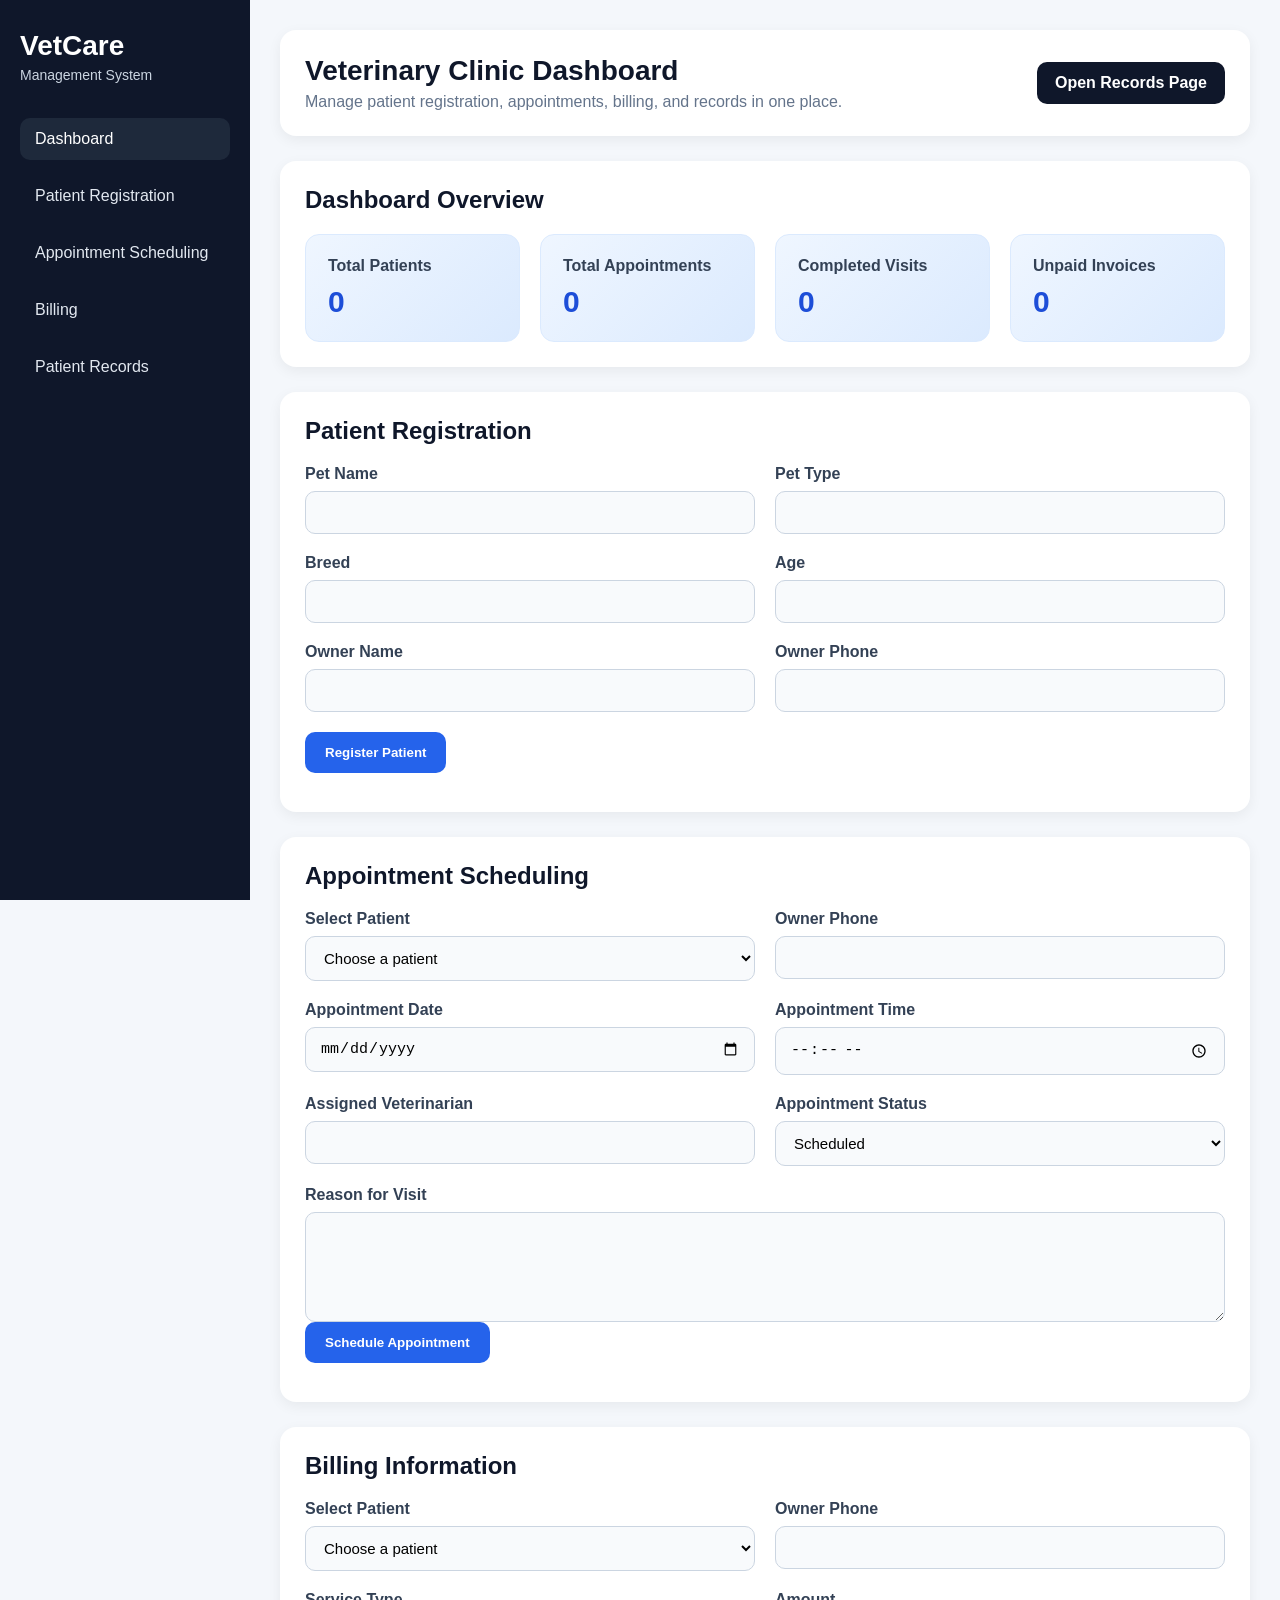
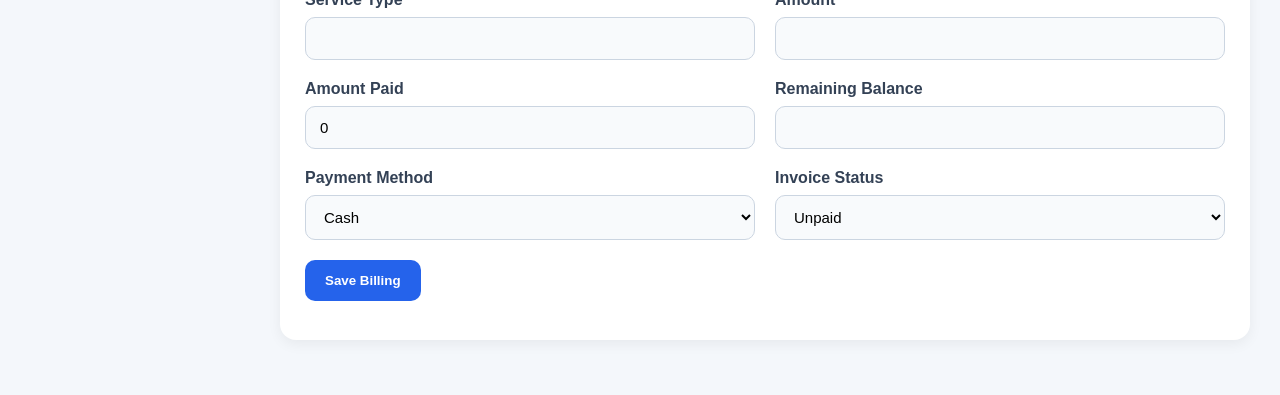
<file: index.html>
<!DOCTYPE html>
<html lang="en">
<head>
  <meta charset="UTF-8" />
  <meta name="viewport" content="width=device-width, initial-scale=1.0" />
  <title>VetCare Management System</title>
  <link rel="stylesheet" href="style.css" />
</head>
<body>
  <div class="container">
    <aside class="sidebar">
      <div class="logo">
        <h2>VetCare</h2>
        <p>Management System</p>
      </div>

      <nav>
        <ul>
          <li><a href="#dashboard" class="active">Dashboard</a></li>
          <li><a href="#pet-registration">Patient Registration</a></li>
          <li><a href="#appointment">Appointment Scheduling</a></li>
          <li><a href="#billing">Billing</a></li>
          <li><a href="./records.html">Patient Records</a></li>
        </ul>
      </nav>
    </aside>

    <main class="main-content">
      <header class="topbar">
        <div>
          <h1>Veterinary Clinic Dashboard</h1>
          <p>Manage patient registration, appointments, billing, and records in one place.</p>
        </div>
        <a class="top-link-btn" href="records.html">Open Records Page</a>
      </header>

      <section id="dashboard" class="section">
        <h2>Dashboard Overview</h2>
        <div class="cards">
          <div class="card">
            <h3>Total Patients</h3>
            <p id="totalPatients">0</p>
          </div>
          <div class="card">
            <h3>Total Appointments</h3>
            <p id="totalAppointments">0</p>
          </div>
          <div class="card">
            <h3>Completed Visits</h3>
            <p id="completedCount">0</p>
          </div>
          <div class="card">
            <h3>Unpaid Invoices</h3>
            <p id="unpaidCount"></p>
          </div>
        </div>
      </section>

      <section id="pet-registration" class="section form-section">
        <h2>Patient Registration</h2>

        <form id="petForm">
          <div class="form-grid">
            <div>
              <label for="petName">Pet Name</label>
              <input type="text" id="petName" name="name" required />
            </div>

            <div>
              <label for="petType">Pet Type</label>
              <input type="text" id="petType" name="species" required />
            </div>

            <div>
              <label for="breed">Breed</label>
              <input type="text" id="breed" />
            </div>

            <div>
              <label for="age">Age</label>
              <input type="number" id="age" min="0" />
            </div>

            <div>
              <label for="ownerName">Owner Name</label>
              <input type="text" id="ownerName" name="owner" required />
            </div>

            <div>
              <label for="ownerPhone">Owner Phone</label>
              <input type="tel" id="ownerPhone" name="phone" required />
            </div>
          </div>

          <button type="submit" class="primary-btn">Register Patient</button>
          <p id="petMessage" class="message"></p>
        </form>
      </section>

      <section id="appointment" class="section form-section">
        <h2>Appointment Scheduling</h2>

        <form id="appointmentForm">
          <div class="form-grid">
            <div>
              <label for="apptPetSelect">Select Patient</label>
              <select id="apptPetSelect" required>
                <option value="">Choose a patient</option>
              </select>
            </div>

            <div>
              <label for="apptOwnerPhone">Owner Phone</label>
              <input type="text" id="apptOwnerPhone" readonly />
            </div>

            <div>
              <label for="apptDate">Appointment Date</label>
              <input type="date" id="apptDate" required />
            </div>

            <div>
                <label for ="appTime">Appointment Time</label>
                <input type="time" id="apptTime" min="06:00" max="19:00" step="1800" required />
            </div>

            <div>
              <label for="doctor">Assigned Veterinarian</label>
              <input type="text" id="doctor" />
            </div>

            <div>
              <label for="apptStatus">Appointment Status</label>
              <select id="apptStatus">
                <option>Scheduled</option>
                <option>Checked In</option>
                <option>Cancelled</option>
                <option>No Show</option>
                <option>In Progress</option>
                <option>Completed</option>
              </select>
            </div>
          </div>

          <div class="full-width">
            <label for="reason">Reason for Visit</label>
            <textarea id="reason" rows="4"></textarea>
          </div>

          <button type="submit" class="primary-btn">Schedule Appointment</button>
          <p id="appointmentMessage" class="message"></p>
        </form>
      </section>


<section id="billing" class="section form-section">
  <h2>Billing Information</h2>

  <form id="billingForm">
    <div class="form-grid">
      <div>
        <label for="billPetSelect">Select Patient</label>
        <select id="billPetSelect" required>
          <option value="">Choose a patient</option>
        </select>
      </div>

      <div>
        <label for="billOwnerPhone">Owner Phone</label>
        <input type="text" id="billOwnerPhone" readonly />
      </div>

      <div>
        <label for="serviceType">Service Type</label>
        <input type="text" id="serviceType" required />
      </div>

            <div>
              <label for="amount">Amount</label>
              <input type="number" id="amount" step="0.01" required />
            </div>

            <div>
              <label for="amountPaid">Amount Paid</label>
              <input type="number" id="amountPaid" step="0.01" value="0" />
            </div>
            
            <div>
              <label for="remainingBalance">Remaining Balance</label>
              <input type="text" id="remainingBalance" readonly />
            </div>
      
            <div>
              <label for="paymentMethod">Payment Method</label>
              <select id="paymentMethod">
                <option>Cash</option>
                <option>Card</option>
                <option>Insurance</option>
              </select>
            </div>

            <div>
              <label for="invoiceStatus">Invoice Status</label>
              <select id="invoiceStatus">
                <option>Unpaid</option>
                <option>Paid</option>
                <option>Partially Paid</option>
                <option>Cancelled</option>
              </select>
            </div>
          </div>

          <button type="submit" class="primary-btn">Save Billing</button>
          <p id="billingMessage" class="message"></p>
        </form>
      </section>
    </main>
  </div>


  <script src="script.js"></script>
</body>
</html>
</file>
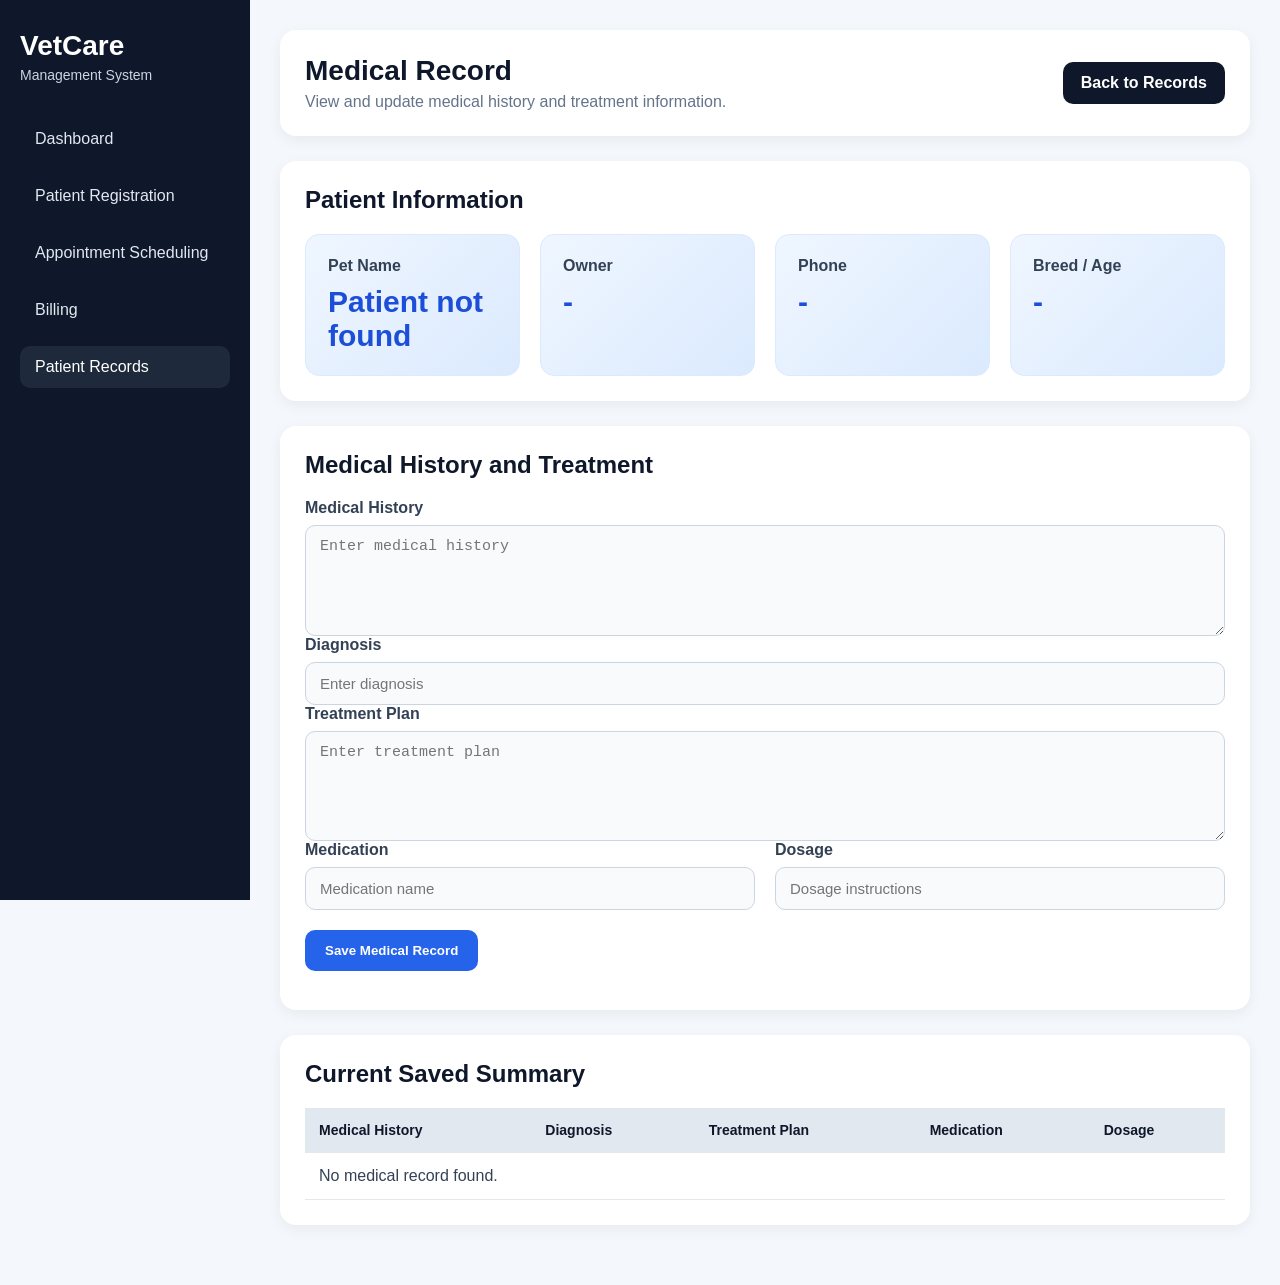
<file: medical.html>
<!DOCTYPE html>
<html lang="en">
<head>
  <meta charset="UTF-8" />
  <meta name="viewport" content="width=device-width, initial-scale=1.0" />
  <title>VetCare Medical Record</title>
  <link rel="stylesheet" href="style.css" />
</head>
<body>
  <div class="container">
    <aside class="sidebar">
      <div class="logo">
        <h2>VetCare</h2>
        <p>Management System</p>
      </div>

      <nav>
        <ul>
          <li><a href="index.html">Dashboard</a></li>
          <li><a href="index.html#pet-registration">Patient Registration</a></li>
          <li><a href="index.html#appointment">Appointment Scheduling</a></li>
          <li><a href="index.html#billing">Billing</a></li>
          <li><a href="records.html" class="active">Patient Records</a></li>
        </ul>
      </nav>
    </aside>

    <main class="main-content">
      <header class="topbar">
        <div>
          <h1>Medical Record</h1>
          <p>View and update medical history and treatment information.</p>
        </div>
        <a class="top-link-btn" href="records.html">Back to Records</a>
      </header>

      <section class="section">
        <h2>Patient Information</h2>
        <div class="cards">
          <div class="card">
            <h3>Pet Name</h3>
            <p id="medicalPetName">-</p>
          </div>
          <div class="card">
            <h3>Owner</h3>
            <p id="medicalOwnerName">-</p>
          </div>
          <div class="card">
            <h3>Phone</h3>
            <p id="medicalOwnerPhone">-</p>
          </div>
          <div class="card">
            <h3>Breed / Age</h3>
            <p id="medicalBreedAge">-</p>
          </div>
        </div>
      </section>

      <section class="section form-section">
        <h2>Medical History and Treatment</h2>

        <form id="medicalForm">
          <div class="full-width">
            <label for="medicalHistory">Medical History</label>
            <textarea id="medicalHistory" rows="5" placeholder="Enter medical history"></textarea>
          </div>

          <div class="full-width">
            <label for="diagnosis">Diagnosis</label>
            <input type="text" id="diagnosis" placeholder="Enter diagnosis" />
          </div>

          <div class="full-width">
            <label for="treatmentPlan">Treatment Plan</label>
            <textarea id="treatmentPlan" rows="4" placeholder="Enter treatment plan"></textarea>
          </div>

          <div class="form-grid">
            <div>
              <label for="medication">Medication</label>
              <input type="text" id="medication" placeholder="Medication name" />
            </div>

            <div>
              <label for="dosage">Dosage</label>
              <input type="text" id="dosage" placeholder="Dosage instructions" />
            </div>
          </div>

          <button type="submit" class="primary-btn">Save Medical Record</button>
          <p id="medicalMessage" class="message"></p>
        </form>
      </section>

      <section class="section">
        <h2>Current Saved Summary</h2>
        <div class="table-wrapper">
          <table>
            <thead>
              <tr>
                <th>Medical History</th>
                <th>Diagnosis</th>
                <th>Treatment Plan</th>
                <th>Medication</th>
                <th>Dosage</th>
              </tr>
            </thead>
            <tbody id="medicalSummaryTable"></tbody>
          </table>
        </div>
      </section>
    </main>
  </div>

  <script src="script.js"></script>
</body>
</html>
</file>
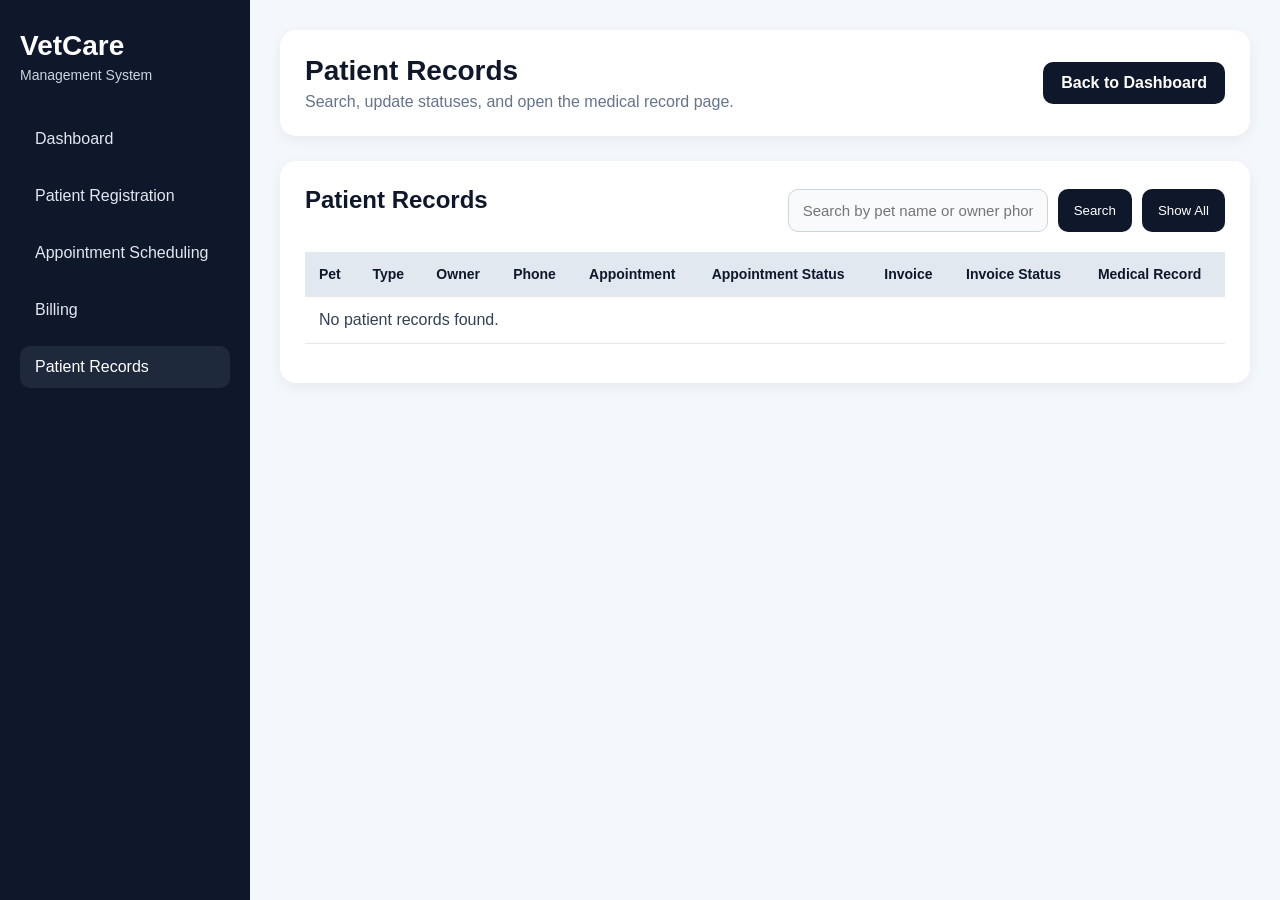
<file: records.html>
<!DOCTYPE html>
<html lang="en">
<head>
  <meta charset="UTF-8" />
  <meta name="viewport" content="width=device-width, initial-scale=1.0" />
  <title>VetCare Records</title>
  <link rel="stylesheet" href="style.css" />
</head>
<body>
  <div class="container">
    <aside class="sidebar">
      <div class="logo">
        <h2>VetCare</h2>
        <p>Management System</p>
      </div>

      <nav>
        <ul>
          <li><a href="index.html">Dashboard</a></li>
          <li><a href="index.html#pet-registration">Patient Registration</a></li>
          <li><a href="index.html#appointment">Appointment Scheduling</a></li>
          <li><a href="index.html#billing">Billing</a></li>
          <li><a href="records.html" class="active">Patient Records</a></li>
        </ul>
      </nav>
    </aside>

    <main class="main-content">
      <header class="topbar">
        <div>
          <h1>Patient Records</h1>
          <p>Search, update statuses, and open the medical record page.</p>
        </div>
        <a class="top-link-btn" href="index.html">Back to Dashboard</a>
      </header>

      <section class="section">
        <div class="records-header">
          <h2>Patient Records</h2>
          <div class="search-box">
            <input
              type="text"
              id="searchInput"
              placeholder="Search by pet name or owner phone number..."
            />
            <button type="button" onclick="searchRecords()">Search</button>
            <button type="button" onclick="showAllRecords()">Show All</button>
          </div>
        </div>

        <div class="table-wrapper">
          <table>
            <thead>
              <tr>
                <th>Pet</th>
                <th>Type</th>
                <th>Owner</th>
                <th>Phone</th>
                <th>Appointment</th>
                <th>Appointment Status</th>
                <th>Invoice</th>
                <th>Invoice Status</th>
                <th>Medical Record</th>
              </tr>
            </thead>
            <tbody id="recordsTable">
            </tbody>
          </table>
        </div>

        <p id="recordMessage" class="message"></p>
      </section>
    </main>
  </div>

  <script src="script.js"></script>
</body>
</html>
</file>
<file: style.css>
* {
  margin: 0;
  padding: 0;
  box-sizing: border-box;
}

html {
  scroll-behavior: smooth;
}

body {
  font-family: "Segoe UI", Tahoma, Geneva, Verdana, sans-serif;
  background: #f4f7fb;
  color: #1f2937;
}

.container {
  display: flex;
  min-height: 100vh;
}

/* Sidebar */
.sidebar {
  width: 250px;
  background: #0f172a;
  color: white;
  padding: 30px 20px;
  position: sticky;
  top: 0;
  height: 100vh;
}

.logo h2 {
  font-size: 28px;
  margin-bottom: 5px;
}

.logo p {
  color: #cbd5e1;
  font-size: 14px;
  margin-bottom: 35px;
}

.sidebar nav ul {
  list-style: none;
}

.sidebar nav ul li {
  margin-bottom: 15px;
}

.sidebar nav ul li a {
  text-decoration: none;
  color: #e2e8f0;
  display: block;
  padding: 12px 15px;
  border-radius: 10px;
  transition: 0.3s;
}

.sidebar nav ul li a:hover,
.sidebar nav ul li a.active {
  background: #1e293b;
  color: #ffffff;
}

/* Main */
.main-content {
  flex: 1;
  padding: 30px;
}

.topbar {
  display: flex;
  justify-content: space-between;
  align-items: center;
  background: white;
  padding: 25px;
  border-radius: 16px;
  margin-bottom: 25px;
  box-shadow: 0 4px 14px rgba(0, 0, 0, 0.06);
  gap: 16px;
}

.topbar h1 {
  font-size: 28px;
  color: #0f172a;
  margin-bottom: 6px;
}

.topbar p {
  color: #64748b;
}

.top-link-btn {
  background: #0f172a;
  color: white;
  text-decoration: none;
  border: none;
  padding: 12px 18px;
  border-radius: 10px;
  cursor: pointer;
  font-weight: 600;
  display: inline-block;
}

.top-link-btn:hover {
  background: #1e293b;
}

/* Sections */
.section {
  background: white;
  padding: 25px;
  border-radius: 16px;
  margin-bottom: 25px;
  box-shadow: 0 4px 14px rgba(0, 0, 0, 0.06);
}

.section h2 {
  margin-bottom: 20px;
  color: #0f172a;
}

/* Cards */
.cards {
  display: grid;
  grid-template-columns: repeat(auto-fit, minmax(200px, 1fr));
  gap: 20px;
}

.card {
  background: linear-gradient(135deg, #eff6ff, #dbeafe);
  padding: 22px;
  border-radius: 14px;
  border: 1px solid #dbeafe;
}

.card h3 {
  font-size: 16px;
  color: #334155;
  margin-bottom: 10px;
}

.card p {
  font-size: 30px;
  font-weight: bold;
  color: #1d4ed8;
}

/* Forms */
.form-grid {
  display: grid;
  grid-template-columns: repeat(2, 1fr);
  gap: 20px;
  margin-bottom: 20px;
}

.form-grid div,
.full-width {
  display: flex;
  flex-direction: column;
}

.full-width {
  grid-column: span 2;
}

label {
  margin-bottom: 8px;
  font-weight: 600;
  color: #334155;
}

input,
select,
textarea {
  padding: 12px 14px;
  border: 1px solid #cbd5e1;
  border-radius: 10px;
  font-size: 15px;
  background: #f8fafc;
  outline: none;
  transition: 0.3s;
}

input:focus,
select:focus,
textarea:focus {
  border-color: #2563eb;
  background: white;
}

textarea {
  resize: vertical;
  min-height: 110px;
}

.primary-btn {
  background: #2563eb;
  color: white;
  border: none;
  padding: 13px 20px;
  border-radius: 10px;
  cursor: pointer;
  font-weight: 600;
}

.primary-btn:hover {
  background: #1d4ed8;
}

.message {
  margin-top: 14px;
  font-weight: 600;
  color: #16a34a;
}

/* Records */
.records-header {
  display: flex;
  justify-content: space-between;
  align-items: center;
  margin-bottom: 18px;
  gap: 15px;
}

.search-box {
  display: flex;
  gap: 10px;
  flex-wrap: wrap;
}

.search-box input {
  min-width: 260px;
}

.search-box button {
  background: #0f172a;
  color: white;
  border: none;
  padding: 12px 16px;
  border-radius: 10px;
  cursor: pointer;
}

.search-box button:hover {
  background: #1e293b;
}

.table-wrapper {
  overflow-x: auto;
}

table {
  width: 100%;
  border-collapse: collapse;
}

table thead {
  background: #e2e8f0;
}

table th,
table td {
  padding: 14px;
  text-align: left;
  border-bottom: 1px solid #e5e7eb;
  vertical-align: middle;
}

table th {
  color: #0f172a;
  font-size: 14px;
}

table td {
  color: #334155;
}

table select {
  padding: 8px;
  border-radius: 8px;
  border: 1px solid #cbd5e1;
  background: #f8fafc;
  min-width: 140px;
}

/* Responsive */
@media (max-width: 900px) {
  .container {
    flex-direction: column;
  }

  .sidebar {
    width: 100%;
    height: auto;
    position: relative;
  }

  .form-grid {
    grid-template-columns: 1fr;
  }

  .full-width {
    grid-column: span 1;
  }

  .topbar,
  .records-header {
    flex-direction: column;
    align-items: flex-start;
  }

  .search-box {
    width: 100%;
    flex-direction: column;
  }

  .search-box input {
    width: 100%;
    min-width: unset;
  }
}
</file>
